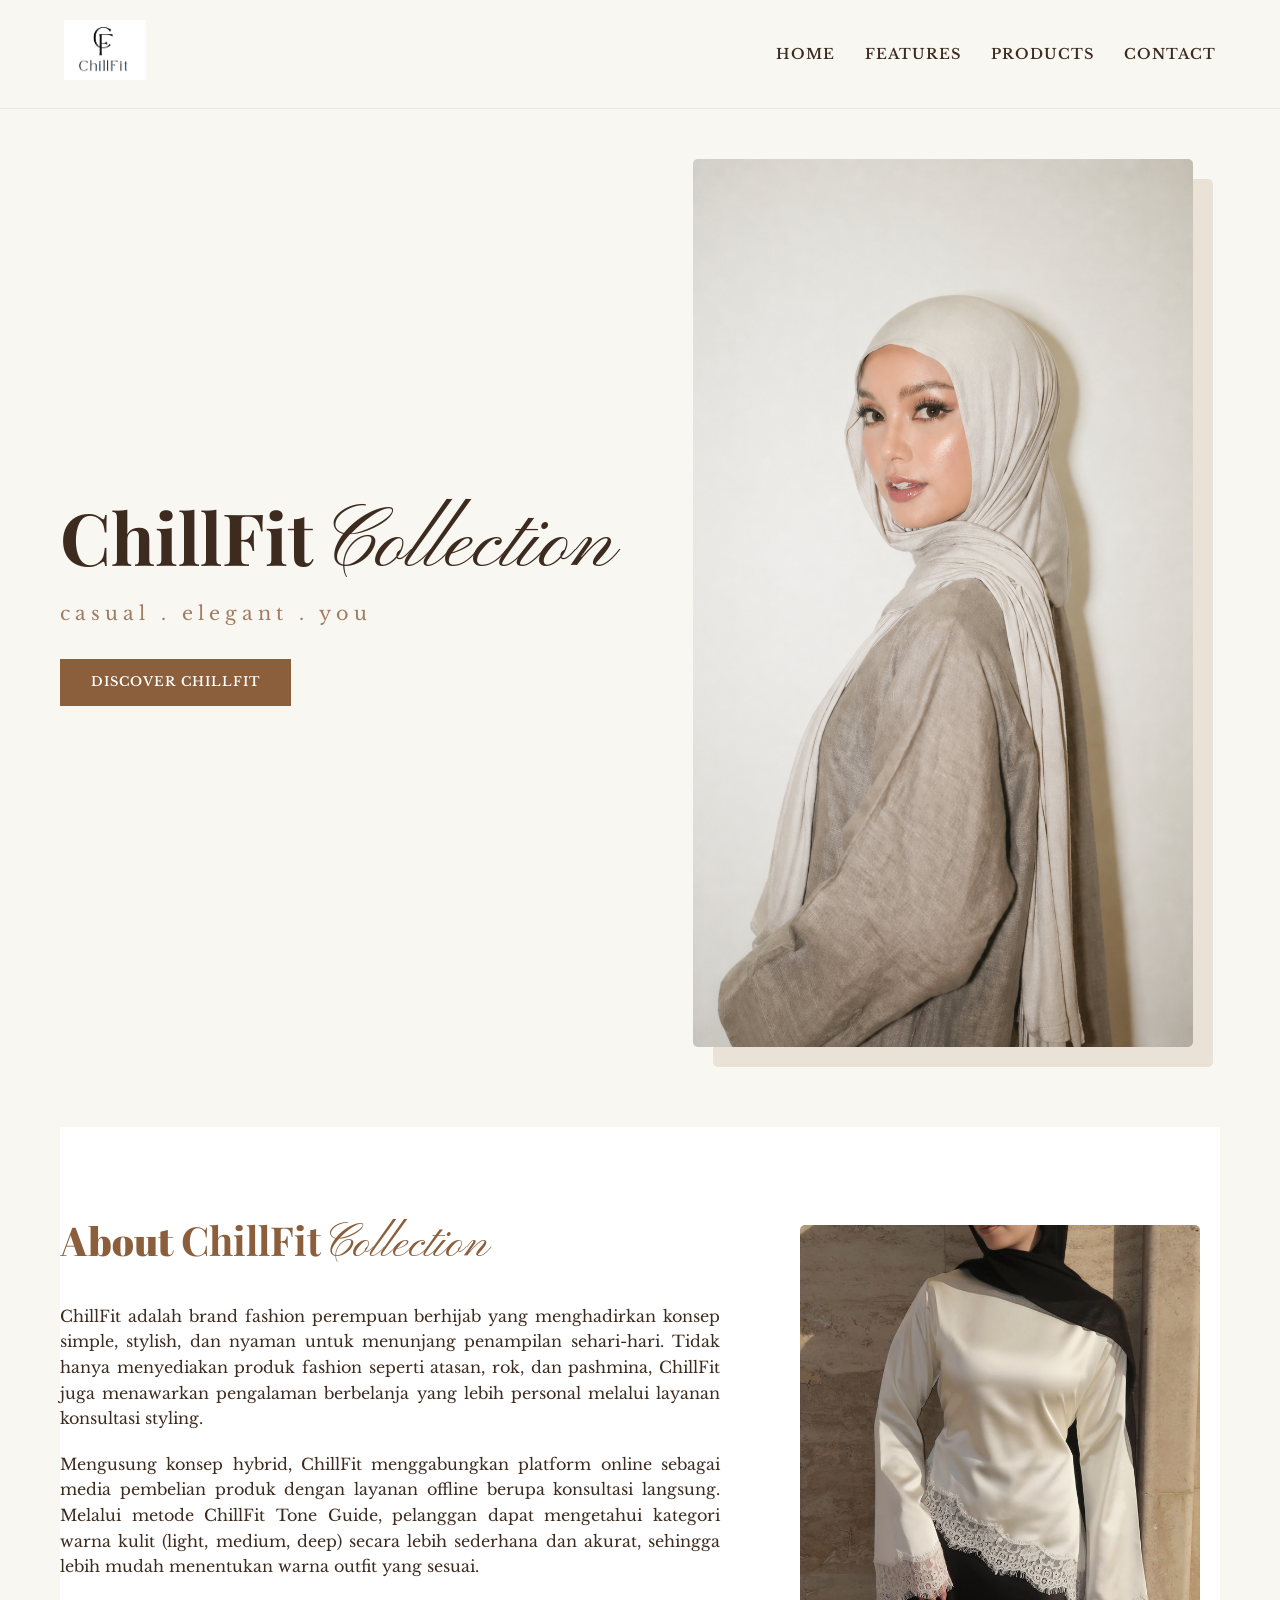
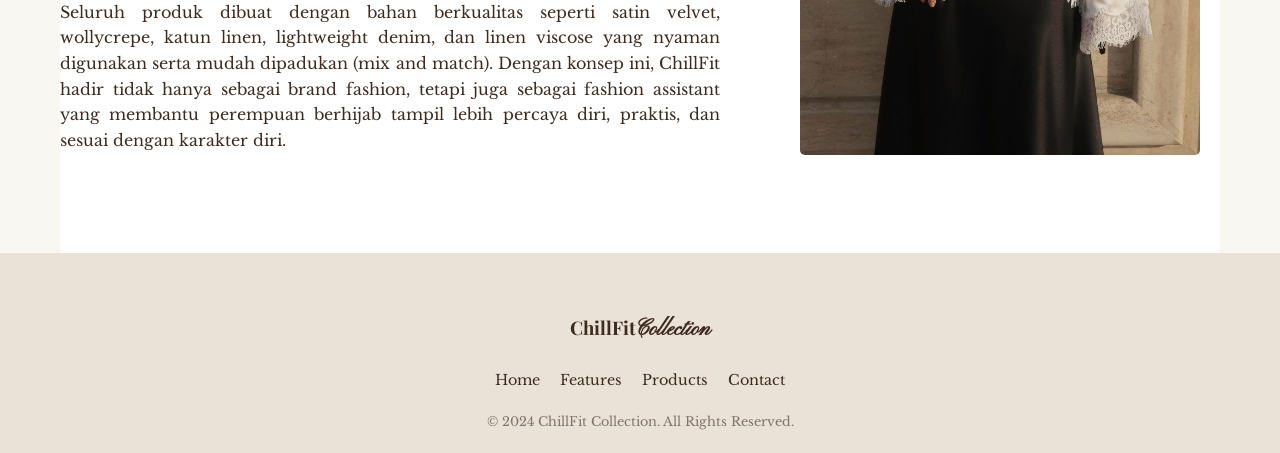
<file: index.html>
<!DOCTYPE html>
<html lang="en">
<head>
    <meta charset="UTF-8">
    <meta name="viewport" content="width=device-width, initial-scale=1.0">
    <title>ChillFit Collection | Casual Elegant Fashion</title>
    <meta name="description" content="ChillFit Collection - Simple, stylish, and comfortable fashion for women with a personal styling touch.">
    <link rel="stylesheet" href="style.css">
    <style>
        .hero {
            display: flex;
            align-items: center;
            justify-content: space-between;
            min-height: 90vh;
            gap: 50px;
            padding-top: 50px;
        }
        .hero-image {
            flex: 1;
            display: flex;
            justify-content: center;
            animation: fadeInLeft 1s ease-out;
        }
        .hero-image img {
            width: 100%;
            max-width: 500px;
            object-fit: cover;
            border-radius: 5px;
            box-shadow: 20px 20px 0px var(--beige);
        }
        .hero-content {
            flex: 1;
            animation: fadeInRight 1s ease-out;
        }
        .brand-title {
            font-size: 4.5rem;
            line-height: 1;
            margin-bottom: 10px;
        }
        .tagline {
            font-size: 1.2rem;
            letter-spacing: 5px;
            text-transform: lowercase;
            margin-bottom: 30px;
            opacity: 0.8;
            color: var(--accent-brown);
        }
        
        .about {
            display: flex;
            align-items: center;
            gap: 60px;
            background-color: var(--white);
        }
        .about-content {
            flex: 1.5;
        }
        .about-image {
            flex: 1;
            display: flex;
            justify-content: center;
        }
        .about-image img {
            width: 100%;
            max-width: 400px;
            border-radius: 5px;
        }
        .about h2 {
            font-size: 2.5rem;
            margin-bottom: 20px;
            color: var(--accent-brown);
        }
        .about p {
            font-size: 1rem;
            text-align: justify;
            margin-bottom: 20px;
        }

        @keyframes fadeInLeft {
            from { opacity: 0; transform: translateX(-50px); }
            to { opacity: 1; transform: translateX(0); }
        }
        @keyframes fadeInRight {
            from { opacity: 0; transform: translateX(50px); }
            to { opacity: 1; transform: translateX(0); }
        }

        @media (max-width: 992px) {
            .hero, .about {
                flex-direction: column;
                text-align: center;
            }
            .hero-image img {
                box-shadow: none;
            }
            .brand-title {
                font-size: 3rem;
            }
            .about p {
                text-align: center;
            }
        }
    </style>
</head>
<body>

    <nav>
        <div class="logo">
            <a href="index.html"><img src="image/logo.2png.jpeg" alt="ChillFit Logo"></a>
        </div>
        <ul class="nav-links">
            <li><a href="index.html">Home</a></li>
            <li><a href="features.html">Features</a></li>
            <li><a href="products.html">Products</a></li>
            <li><a href="contact.html">Contact</a></li>
        </ul>
    </nav>

    <div class="container">
        <!-- Hero Section (Reverted to original) -->
        <section class="hero">
            <div class="hero-content">
                <h1 class="brand-title">
                    <span class="brand-name">ChillFit</span> 
                    <span class="brand-collection">Collection</span>
                </h1>
                <p class="tagline">casual . elegant . you</p>
                <a href="products.html" class="btn">Discover ChillFit</a>
            </div>
            <div class="hero-image">
                <img src="image/model.png.png" alt="ChillFit Collection Hero">
            </div>
        </section>

        <!-- About Section (Restored spacing) -->
        <section class="about fade-in" id="about">
            <div class="about-content">
                <h2>About <span class="brand-name">ChillFit</span> <span class="brand-collection">Collection</span></h2>
                <p>
                    ChillFit adalah brand fashion perempuan berhijab yang menghadirkan konsep simple, stylish, dan nyaman untuk menunjang penampilan sehari-hari. Tidak hanya menyediakan produk fashion seperti atasan, rok, dan pashmina, ChillFit juga menawarkan pengalaman berbelanja yang lebih personal melalui layanan konsultasi styling.
                </p>
                <p>
                    Mengusung konsep hybrid, ChillFit menggabungkan platform online sebagai media pembelian produk dengan layanan offline berupa konsultasi langsung. Melalui metode ChillFit Tone Guide, pelanggan dapat mengetahui kategori warna kulit (light, medium, deep) secara lebih sederhana dan akurat, sehingga lebih mudah menentukan warna outfit yang sesuai.
                </p>
                <p>
                    Seluruh produk dibuat dengan bahan berkualitas seperti satin velvet, wollycrepe, katun linen, lightweight denim, dan linen viscose yang nyaman digunakan serta mudah dipadukan (mix and match). Dengan konsep ini, ChillFit hadir tidak hanya sebagai brand fashion, tetapi juga sebagai fashion assistant yang membantu perempuan berhijab tampil lebih percaya diri, praktis, dan sesuai dengan karakter diri.
                </p>
            </div>
            <div class="about-image">
                <img src="image/mnsia.png.jpg" alt="About ChillFit">
            </div>
        </section>
    </div>

    <footer>
        <div class="container">
            <div class="footer-logo">
                <h3 class="brand-name">ChillFit <span class="brand-collection">Collection</span></h3>
            </div>
            <div class="footer-links">
                <a href="index.html">Home</a>
                <a href="features.html">Features</a>
                <a href="products.html">Products</a>
                <a href="contact.html">Contact</a>
            </div>
            <p class="copyright">&copy; 2024 ChillFit Collection. All Rights Reserved.</p>
        </div>
    </footer>

    <script>
        // Intersection Observer for fade-in animations
        const observerOptions = {
            threshold: 0.1
        };

        const observer = new IntersectionObserver((entries) => {
            entries.forEach(entry => {
                if (entry.isIntersecting) {
                    entry.target.classList.add('visible');
                }
            });
        }, observerOptions);

        document.querySelectorAll('.fade-in').forEach(el => observer.observe(el));
    </script>
</body>
</html>
</file>
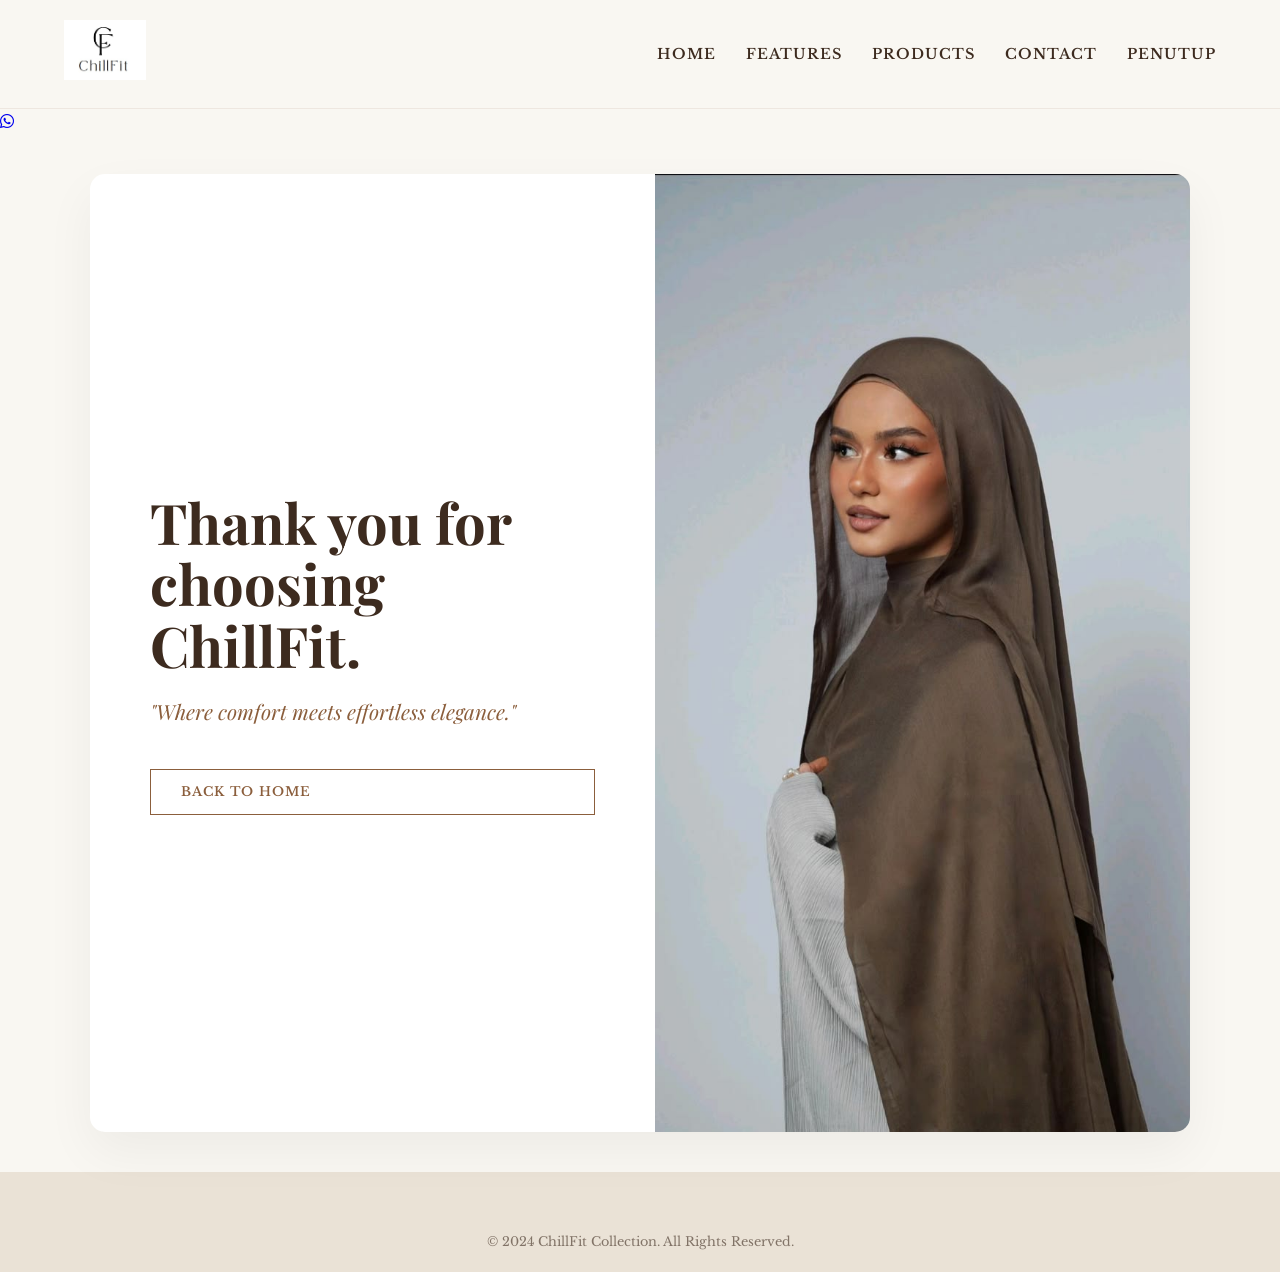
<file: closing.html>
<!DOCTYPE html>
<html lang="en">
<head>
    <meta charset="UTF-8">
    <meta name="viewport" content="width=device-width, initial-scale=1.0">
    <title>Thank You | ChillFit Collection</title>
    <link rel="stylesheet" href="style.css">
    <!-- Font Awesome for icons -->
    <link rel="stylesheet" href="https://cdnjs.cloudflare.com/ajax/libs/font-awesome/6.0.0/css/all.min.css">
    <style>
        .closing-page {
            min-height: 100vh;
            display: flex;
            align-items: center;
            justify-content: center;
            background-color: var(--primary-bg);
            padding: 40px;
        }
        
        .closing-card {
            display: flex;
            background: white;
            max-width: 1100px;
            width: 100%;
            border-radius: 15px;
            overflow: hidden;
            box-shadow: 0 20px 50px rgba(0,0,0,0.05);
            animation: fadeIn 1s ease-out;
        }
        
        .closing-image {
            flex: 1.2;
        }
        
        .closing-image img {
            width: 100%;
            height: 100%;
            object-fit: cover;
        }
        
        .closing-content {
            flex: 1;
            padding: 60px;
            display: flex;
            flex-direction: column;
            justify-content: center;
            text-align: left;
        }
        
        .closing-content h1 {
            font-size: 3.5rem;
            line-height: 1.1;
            margin-bottom: 20px;
            color: var(--dark-brown);
        }
        
        .closing-content p {
            font-family: var(--font-brand);
            font-style: italic;
            font-size: 1.3rem;
            color: var(--accent-brown);
            margin-bottom: 40px;
        }

        @keyframes fadeIn {
            from { opacity: 0; transform: translateY(30px); }
            to { opacity: 1; transform: translateY(0); }
        }

        @media (max-width: 992px) {
            .closing-card {
                flex-direction: column;
            }
            .closing-image {
                height: 300px;
            }
            .closing-content {
                padding: 40px;
                text-align: center;
            }
            .closing-content h1 {
                font-size: 2.5rem;
            }
        }
    </style>
</head>
<body>

    <nav>
        <div class="logo">
            <a href="index.html"><img src="image/logo.2png.jpeg" alt="ChillFit Logo"></a>
        </div>
        <ul class="nav-links">
            <li><a href="index.html">Home</a></li>
            <li><a href="features.html">Features</a></li>
            <li><a href="products.html">Products</a></li>
            <li><a href="contact.html">Contact</a></li>
            <li><a href="closing.html">Penutup</a></li>
        </ul>
    </nav>

    <!-- Floating WhatsApp Button -->
    <a href="https://wa.me/6282115940917" class="whatsapp-float" target="_blank">
        <i class="fab fa-whatsapp"></i>
    </a>

    <main class="closing-page">
        <div class="closing-card">
            <div class="closing-content">
                <h1 class="brand-name">Thank you for choosing ChillFit.</h1>
                <p>"Where comfort meets effortless elegance."</p>
                <a href="index.html" class="btn btn-outline">Back to Home</a>
            </div>
            <div class="closing-image">
                <img src="image/waw.png.jpg" alt="Thank You ChillFit">
            </div>
        </div>
    </main>

    <footer>
        <div class="container">
            <p class="copyright">&copy; 2024 ChillFit Collection. All Rights Reserved.</p>
        </div>
    </footer>

</body>
</html>
</file>
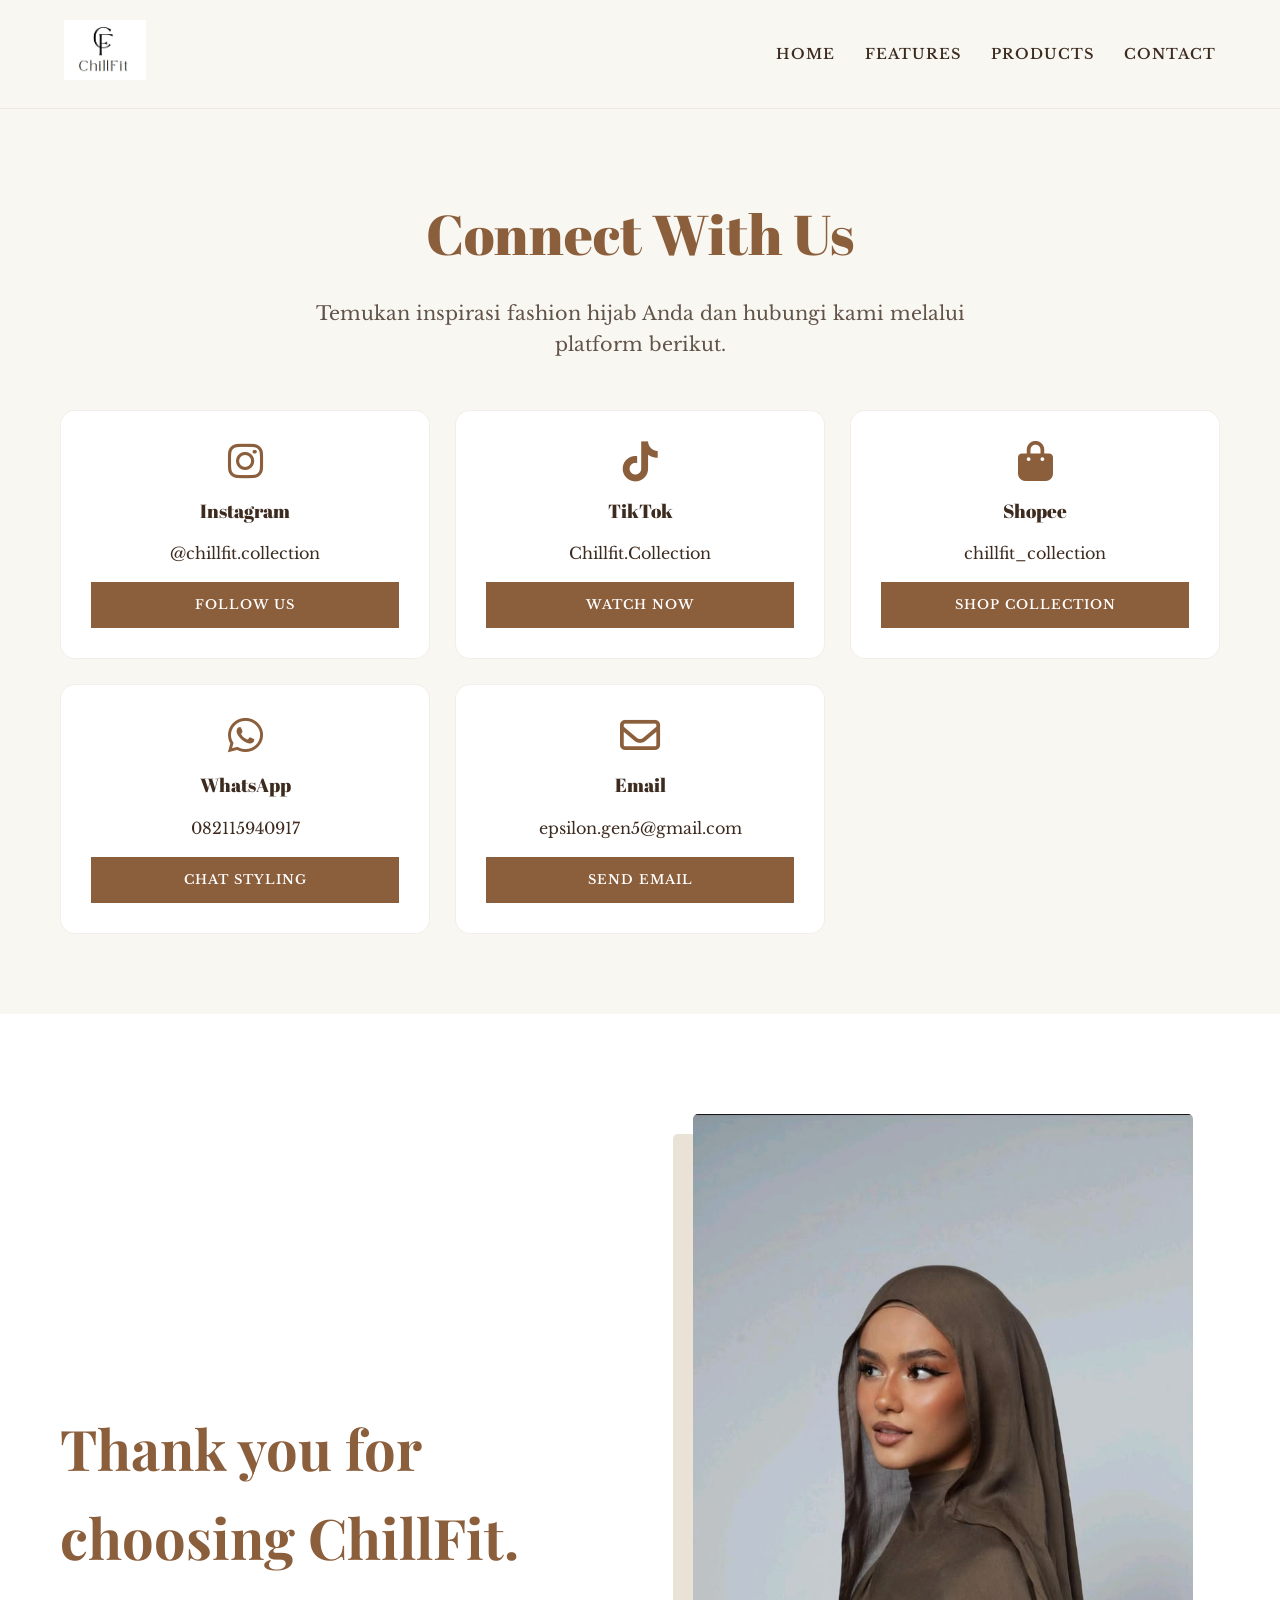
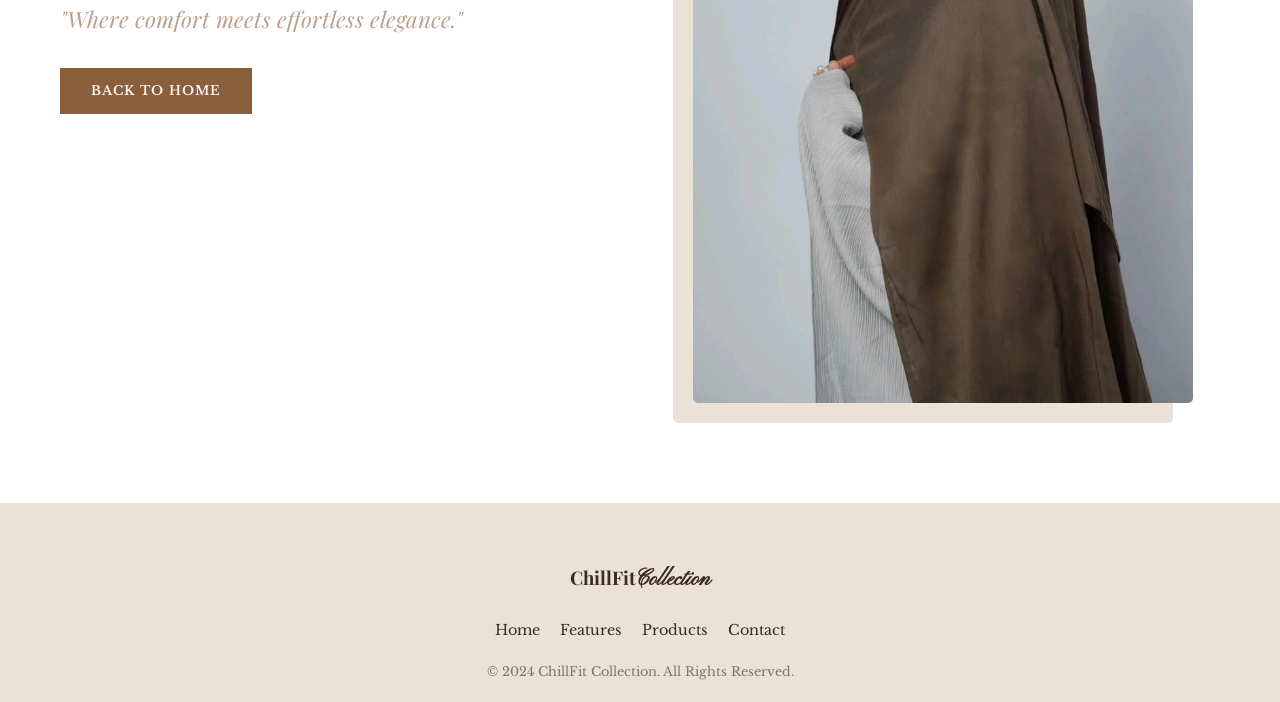
<file: contact.html>
<!DOCTYPE html>
<html lang="en">
<head>
    <meta charset="UTF-8">
    <meta name="viewport" content="width=device-width, initial-scale=1.0">
    <title>Contact Us | ChillFit Collection</title>
    <link rel="stylesheet" href="style.css">
    <!-- Font Awesome for icons -->
    <link rel="stylesheet" href="https://cdnjs.cloudflare.com/ajax/libs/font-awesome/6.0.0/css/all.min.css">
    <style>
        .contact-container {
            display: grid;
            grid-template-columns: 1fr 1fr;
            gap: 60px;
            align-items: start;
        }
        
        .contact-info h1 {
            font-size: 3rem;
            color: var(--accent-brown);
            margin-bottom: 20px;
        }
        
        .contact-info p {
            font-size: 1.1rem;
            margin-bottom: 40px;
            opacity: 0.8;
        }
        
        .social-links {
            display: flex;
            flex-direction: column;
            gap: 20px;
        }
        
        .social-item {
            display: flex;
            align-items: center;
            gap: 20px;
            text-decoration: none;
            color: var(--dark-brown);
            padding: 20px;
            background: var(--white);
            border: 1px solid rgba(139, 94, 60, 0.1);
            transition: all 0.3s ease;
        }
        
        .social-item:hover {
            border-color: var(--accent-brown);
            transform: translateX(10px);
            background: var(--beige);
        }
        
        .social-item i {
            font-size: 1.5rem;
            color: var(--accent-brown);
            width: 30px;
        }
        
        .social-text h4 {
            font-family: var(--font-subtitle);
            font-size: 1.1rem;
            margin-bottom: 2px;
        }
        
        .social-text span {
            font-size: 0.9rem;
            opacity: 0.6;
        }
        
        .contact-methods {
            margin-top: 50px;
            display: flex;
            flex-direction: column;
            gap: 15px;
        }
        
        .contact-method {
            display: flex;
            align-items: center;
            gap: 15px;
            font-size: 1rem;
        }
        
        .contact-method i {
            color: var(--accent-brown);
        }

        .contact-visual {
            display: flex;
            justify-content: center;
        }

        .contact-visual img {
            width: 100%;
            max-width: 500px;
            border-radius: 5px;
            box-shadow: -20px 20px 0px var(--beige);
        }

        @media (max-width: 992px) {
            .contact-container {
                grid-template-columns: 1fr;
            }
            .contact-visual {
                order: -1;
            }
        }
    </style>
</head>
<body>

    <nav>
        <div class="logo">
            <a href="index.html"><img src="image/logo.2png.jpeg" alt="ChillFit Logo"></a>
        </div>
        <ul class="nav-links">
            <li><a href="index.html">Home</a></li>
            <li><a href="features.html">Features</a></li>
            <li><a href="products.html">Products</a></li>
            <li><a href="contact.html">Contact</a></li>
        </ul>
    </nav>

    <div class="container">
        <section class="contact" style="text-align: center;">
            <div class="contact-header fade-in">
                <h1 style="font-size: 3.5rem; color: var(--accent-brown); margin-bottom: 20px;">Connect With Us</h1>
                <p style="font-size: 1.2rem; max-width: 700px; margin: 0 auto 40px; opacity: 0.8;">
                    Temukan inspirasi fashion hijab Anda dan hubungi kami melalui platform berikut.
                </p>
            </div>

            <div class="contact-cards-container fade-in">
                <!-- Instagram -->
                <div class="contact-card">
                    <i class="fab fa-instagram"></i>
                    <h3>Instagram</h3>
                    <p>@chillfit.collection</p>
                    <a href="https://instagram.com/chillfit.collection" target="_blank" class="btn btn-contact">Follow Us</a>
                </div>

                <!-- TikTok -->
                <div class="contact-card">
                    <i class="fab fa-tiktok"></i>
                    <h3>TikTok</h3>
                    <p>Chillfit.Collection</p>
                    <a href="https://tiktok.com/@chillfit.collection" target="_blank" class="btn btn-contact">Watch Now</a>
                </div>

                <!-- Shopee -->
                <div class="contact-card">
                    <i class="fas fa-shopping-bag"></i>
                    <h3>Shopee</h3>
                    <p>chillfit_collection</p>
                    <a href="https://shopee.co.id/chillfit_collection" target="_blank" class="btn btn-contact">Shop Collection</a>
                </div>

                <!-- WhatsApp -->
                <div class="contact-card">
                    <i class="fab fa-whatsapp"></i>
                    <h3>WhatsApp</h3>
                    <p>082115940917</p>
                    <a href="https://wa.me/6282115940917" target="_blank" class="btn btn-contact">Chat Styling</a>
                </div>

                <!-- Email -->
                <div class="contact-card">
                    <i class="far fa-envelope"></i>
                    <h3>Email</h3>
                    <p>epsilon.gen5@gmail.com</p>
                    <a href="mailto:epsilon.gen5@gmail.com" class="btn btn-contact">Send Email</a>
                </div>
            </div>
        </section>
    </div>

    <!-- Merged Closing Section (Split Layout exactly like Home Hero) -->
    <section class="hero fade-in" style="background-color: var(--white); padding: 100px 0;">
        <div class="container" style="display: flex; align-items: center; justify-content: space-between; gap: 50px;">
            <div class="hero-content" style="flex: 1; text-align: left;">
                <h2 class="brand-name" style="font-size: 3.5rem; color: var(--accent-brown); margin-bottom: 20px;">Thank you for choosing ChillFit.</h2>
                <p style="font-family: var(--font-brand); font-style: italic; font-size: 1.4rem; color: var(--soft-brown); margin-bottom: 30px;">"Where comfort meets effortless elegance."</p>
                <a href="index.html" class="btn">Back to Home</a>
            </div>
            <div class="hero-image" style="flex: 1; display: flex; justify-content: center;">
                <img src="image/waw.png.jpg" alt="Thank You ChillFit" style="width: 100%; max-width: 500px; border-radius: 5px; box-shadow: -20px 20px 0px var(--beige);">
            </div>
        </div>
    </section>

    <footer>
        <div class="container">
            <div class="footer-logo">
                <h3 class="brand-name">ChillFit <span class="brand-collection">Collection</span></h3>
            </div>
            <div class="footer-links">
                <a href="index.html">Home</a>
                <a href="features.html">Features</a>
                <a href="products.html">Products</a>
                <a href="contact.html">Contact</a>
            </div>
            <p class="copyright">&copy; 2024 ChillFit Collection. All Rights Reserved.</p>
        </div>
    </footer>

    <script>
        const observer = new IntersectionObserver((entries) => {
            entries.forEach(entry => {
                if (entry.isIntersecting) entry.target.classList.add('visible');
            });
        }, { threshold: 0.1 });

        document.querySelectorAll('.fade-in').forEach(el => observer.observe(el));
    </script>
</body>
</html>
</file>
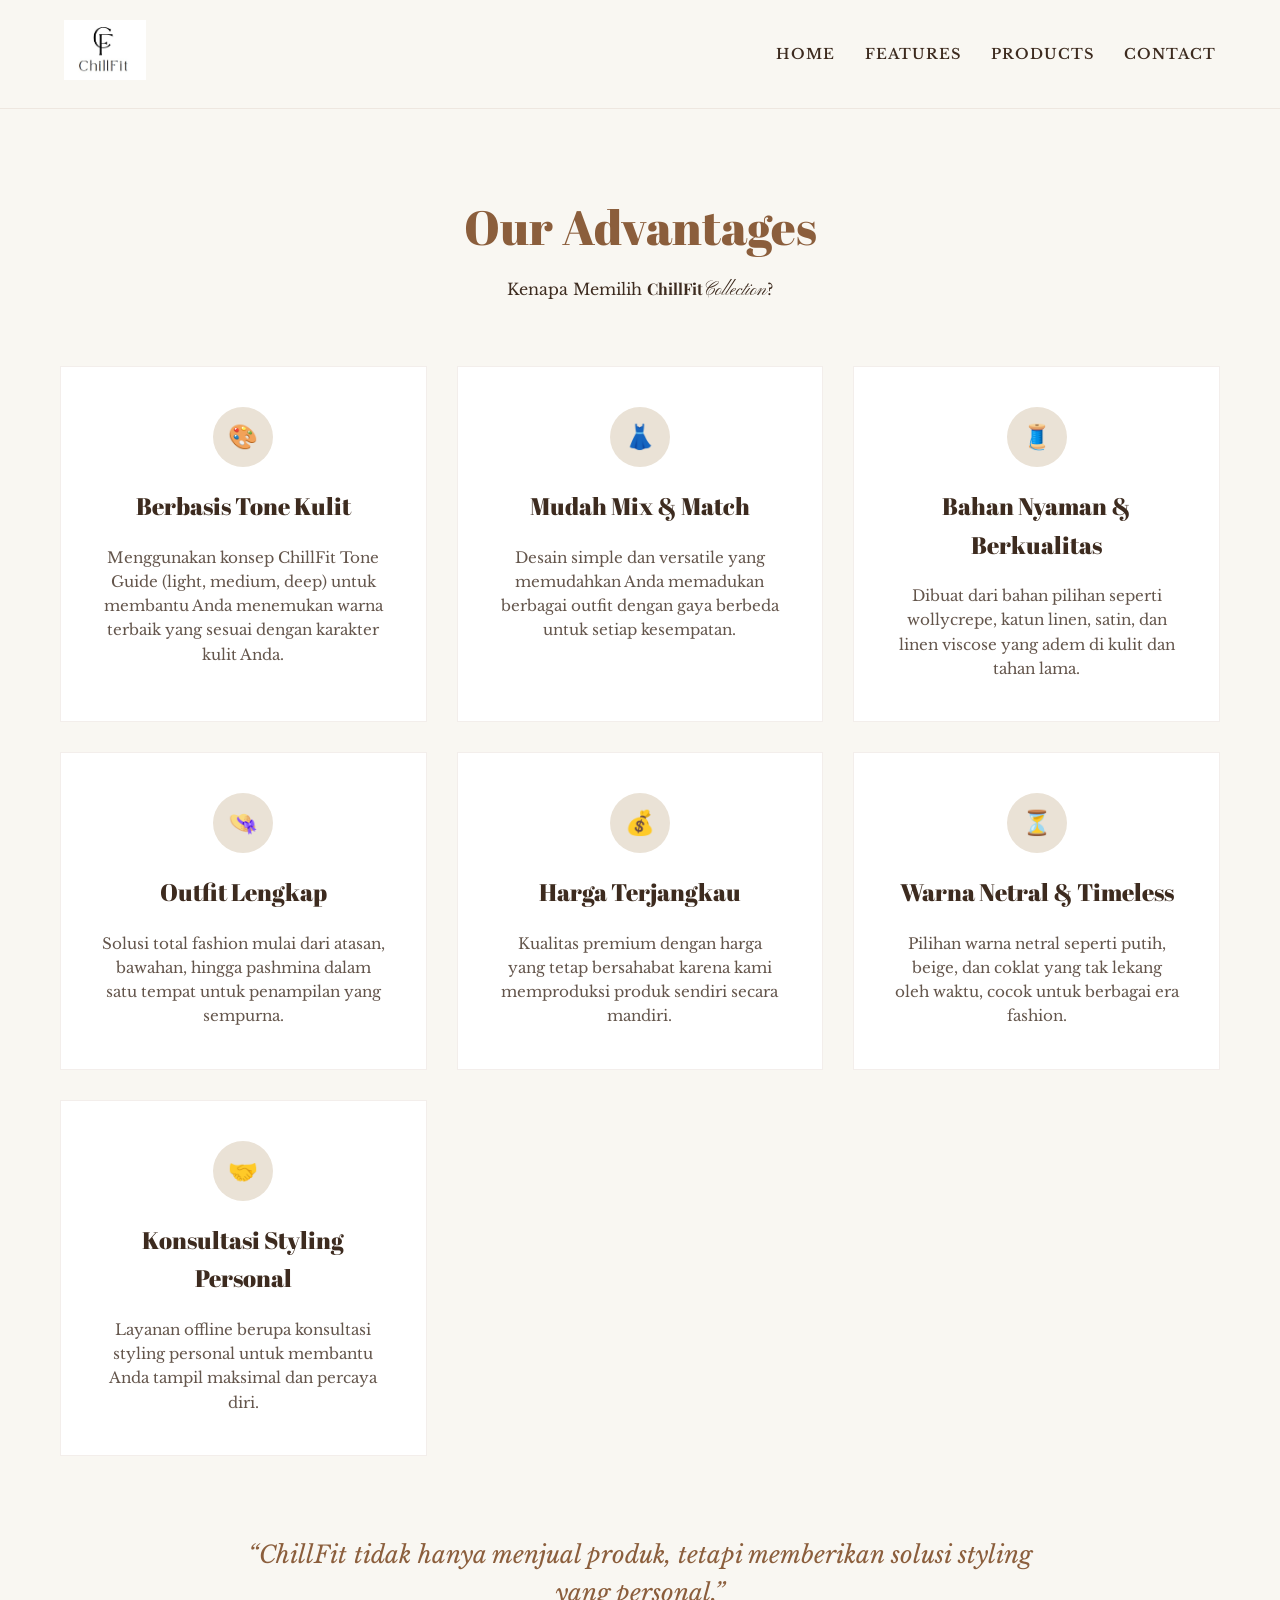
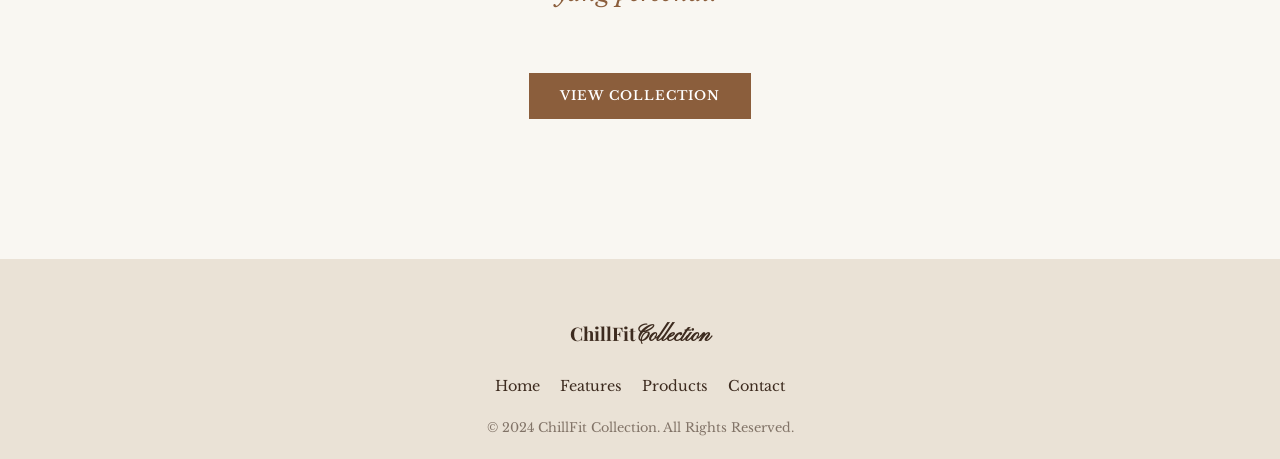
<file: features.html>
<!DOCTYPE html>
<html lang="en">
<head>
    <meta charset="UTF-8">
    <meta name="viewport" content="width=device-width, initial-scale=1.0">
    <title>Features | ChillFit Collection</title>
    <link rel="stylesheet" href="style.css">
    <style>
        .features-header {
            text-align: center;
            margin-bottom: 60px;
        }
        .features-header h1 {
            font-size: 3rem;
            color: var(--accent-brown);
            margin-bottom: 10px;
        }
        
        .features-grid {
            display: grid;
            grid-template-columns: repeat(auto-fit, minmax(300px, 1fr));
            gap: 30px;
            margin-bottom: 60px;
        }
        
        .feature-card {
            background: var(--white);
            padding: 40px;
            text-align: center;
            border: 1px solid rgba(139, 94, 60, 0.1);
            transition: all 0.3s ease;
            display: flex;
            flex-direction: column;
            align-items: center;
            gap: 20px;
        }
        
        .feature-card:hover {
            transform: translateY(-10px);
            box-shadow: 0 15px 30px rgba(139, 94, 60, 0.05);
            border-color: var(--accent-brown);
        }
        
        .feature-icon {
            width: 60px;
            height: 60px;
            background-color: var(--beige);
            border-radius: 50%;
            display: flex;
            align-items: center;
            justify-content: center;
            color: var(--accent-brown);
            font-size: 1.5rem;
        }
        
        .feature-card h3 {
            font-size: 1.5rem;
            color: var(--dark-brown);
        }
        
        .feature-card p {
            font-size: 0.95rem;
            opacity: 0.8;
        }
        
        .features-visual {
            margin-top: 80px;
            text-align: center;
            position: relative;
        }
        
        .features-visual img {
            width: 100%;
            max-width: 1000px;
            border-radius: 10px;
            box-shadow: 0 20px 40px rgba(0,0,0,0.1);
        }
        
        .closing-text {
            margin-top: 50px;
            font-size: 1.5rem;
            font-style: italic;
            color: var(--accent-brown);
            max-width: 800px;
            margin-left: auto;
            margin-right: auto;
        }

        .cta-section {
            text-align: center;
            padding: 60px 0;
        }

        @media (max-width: 768px) {
            .features-grid {
                grid-template-columns: 1fr;
            }
        }
    </style>
</head>
<body>

    <nav>
        <div class="logo">
            <a href="index.html"><img src="image/logo.2png.jpeg" alt="ChillFit Logo"></a>
        </div>
        <ul class="nav-links">
            <li><a href="index.html">Home</a></li>
            <li><a href="features.html">Features</a></li>
            <li><a href="products.html">Products</a></li>
            <li><a href="contact.html">Contact</a></li>
        </ul>
    </nav>

    <div class="container">
        <section class="features">
            <div class="features-header fade-in">
                <h1>Our Advantages</h1>
                <p>Kenapa Memilih <span class="brand-name">ChillFit</span> <span class="brand-collection">Collection</span>?</p>
            </div>

            <div class="features-grid">
                <!-- 1 -->
                <div class="feature-card fade-in">
                    <div class="feature-icon">🎨</div>
                    <h3>Berbasis Tone Kulit</h3>
                    <p>Menggunakan konsep ChillFit Tone Guide (light, medium, deep) untuk membantu Anda menemukan warna terbaik yang sesuai dengan karakter kulit Anda.</p>
                </div>
                <!-- 2 -->
                <div class="feature-card fade-in">
                    <div class="feature-icon">👗</div>
                    <h3>Mudah Mix & Match</h3>
                    <p>Desain simple dan versatile yang memudahkan Anda memadukan berbagai outfit dengan gaya berbeda untuk setiap kesempatan.</p>
                </div>
                <!-- 3 -->
                <div class="feature-card fade-in">
                    <div class="feature-icon">🧵</div>
                    <h3>Bahan Nyaman & Berkualitas</h3>
                    <p>Dibuat dari bahan pilihan seperti wollycrepe, katun linen, satin, dan linen viscose yang adem di kulit dan tahan lama.</p>
                </div>
                <!-- 4 -->
                <div class="feature-card fade-in">
                    <div class="feature-icon">👒</div>
                    <h3>Outfit Lengkap</h3>
                    <p>Solusi total fashion mulai dari atasan, bawahan, hingga pashmina dalam satu tempat untuk penampilan yang sempurna.</p>
                </div>
                <!-- 5 -->
                <div class="feature-card fade-in">
                    <div class="feature-icon">💰</div>
                    <h3>Harga Terjangkau</h3>
                    <p>Kualitas premium dengan harga yang tetap bersahabat karena kami memproduksi produk sendiri secara mandiri.</p>
                </div>
                <!-- 6 -->
                <div class="feature-card fade-in">
                    <div class="feature-icon">⏳</div>
                    <h3>Warna Netral & Timeless</h3>
                    <p>Pilihan warna netral seperti putih, beige, dan coklat yang tak lekang oleh waktu, cocok untuk berbagai era fashion.</p>
                </div>
                <!-- 7 -->
                <div class="feature-card fade-in">
                    <div class="feature-icon">🤝</div>
                    <h3>Konsultasi Styling Personal</h3>
                    <p>Layanan offline berupa konsultasi styling personal untuk membantu Anda tampil maksimal dan percaya diri.</p>
                </div>
            </div>

            <div class="features-visual fade-in">
                <p class="closing-text">“ChillFit tidak hanya menjual produk, tetapi memberikan solusi styling yang personal.”</p>
            </div>

            <div class="cta-section fade-in">
                <a href="products.html" class="btn">View Collection</a>
            </div>
        </section>
    </div>

    <footer>
        <div class="container">
            <div class="footer-logo">
                <h3 class="brand-name">ChillFit <span class="brand-collection">Collection</span></h3>
            </div>
            <div class="footer-links">
                <a href="index.html">Home</a>
                <a href="features.html">Features</a>
                <a href="products.html">Products</a>
                <a href="contact.html">Contact</a>
            </div>
            <p class="copyright">&copy; 2024 ChillFit Collection. All Rights Reserved.</p>
        </div>
    </footer>

    <script>
        const observer = new IntersectionObserver((entries) => {
            entries.forEach(entry => {
                if (entry.isIntersecting) entry.target.classList.add('visible');
            });
        }, { threshold: 0.1 });

        document.querySelectorAll('.fade-in').forEach(el => observer.observe(el));
    </script>
</body>
</html>
</file>
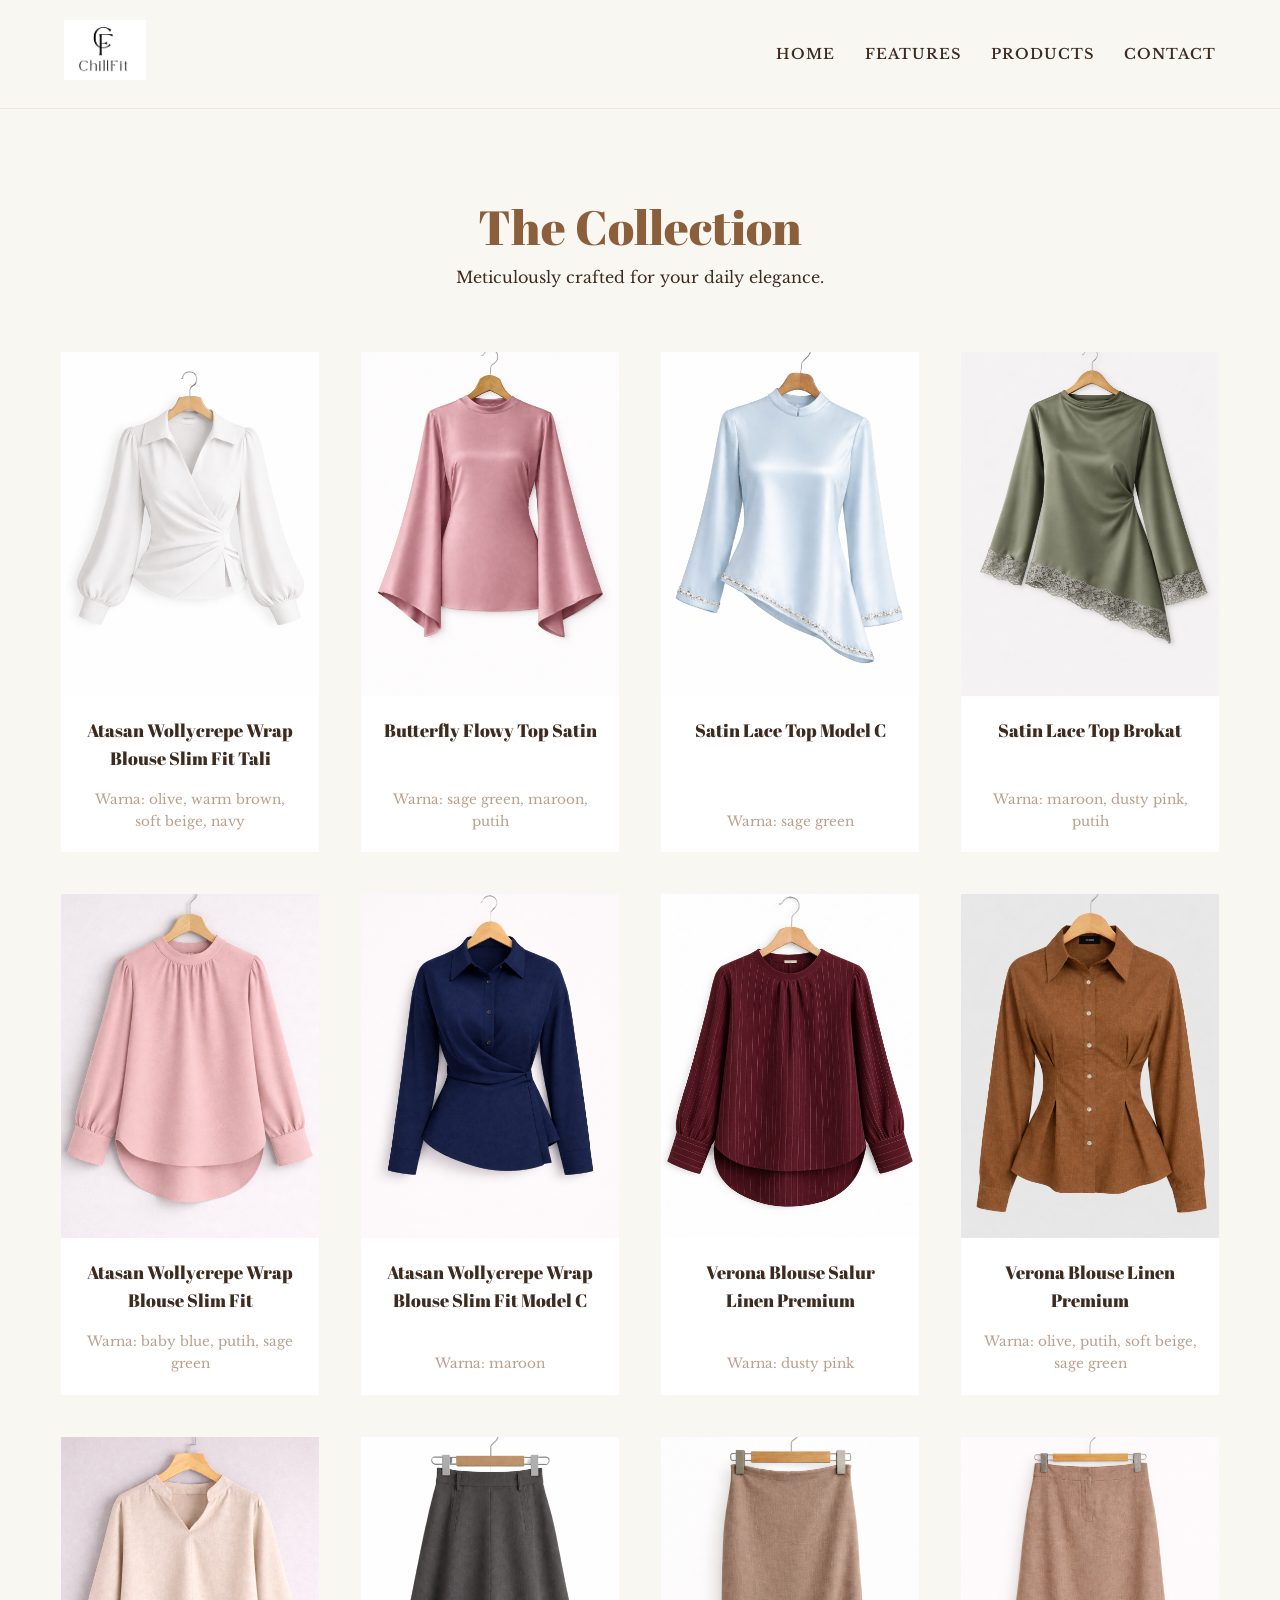
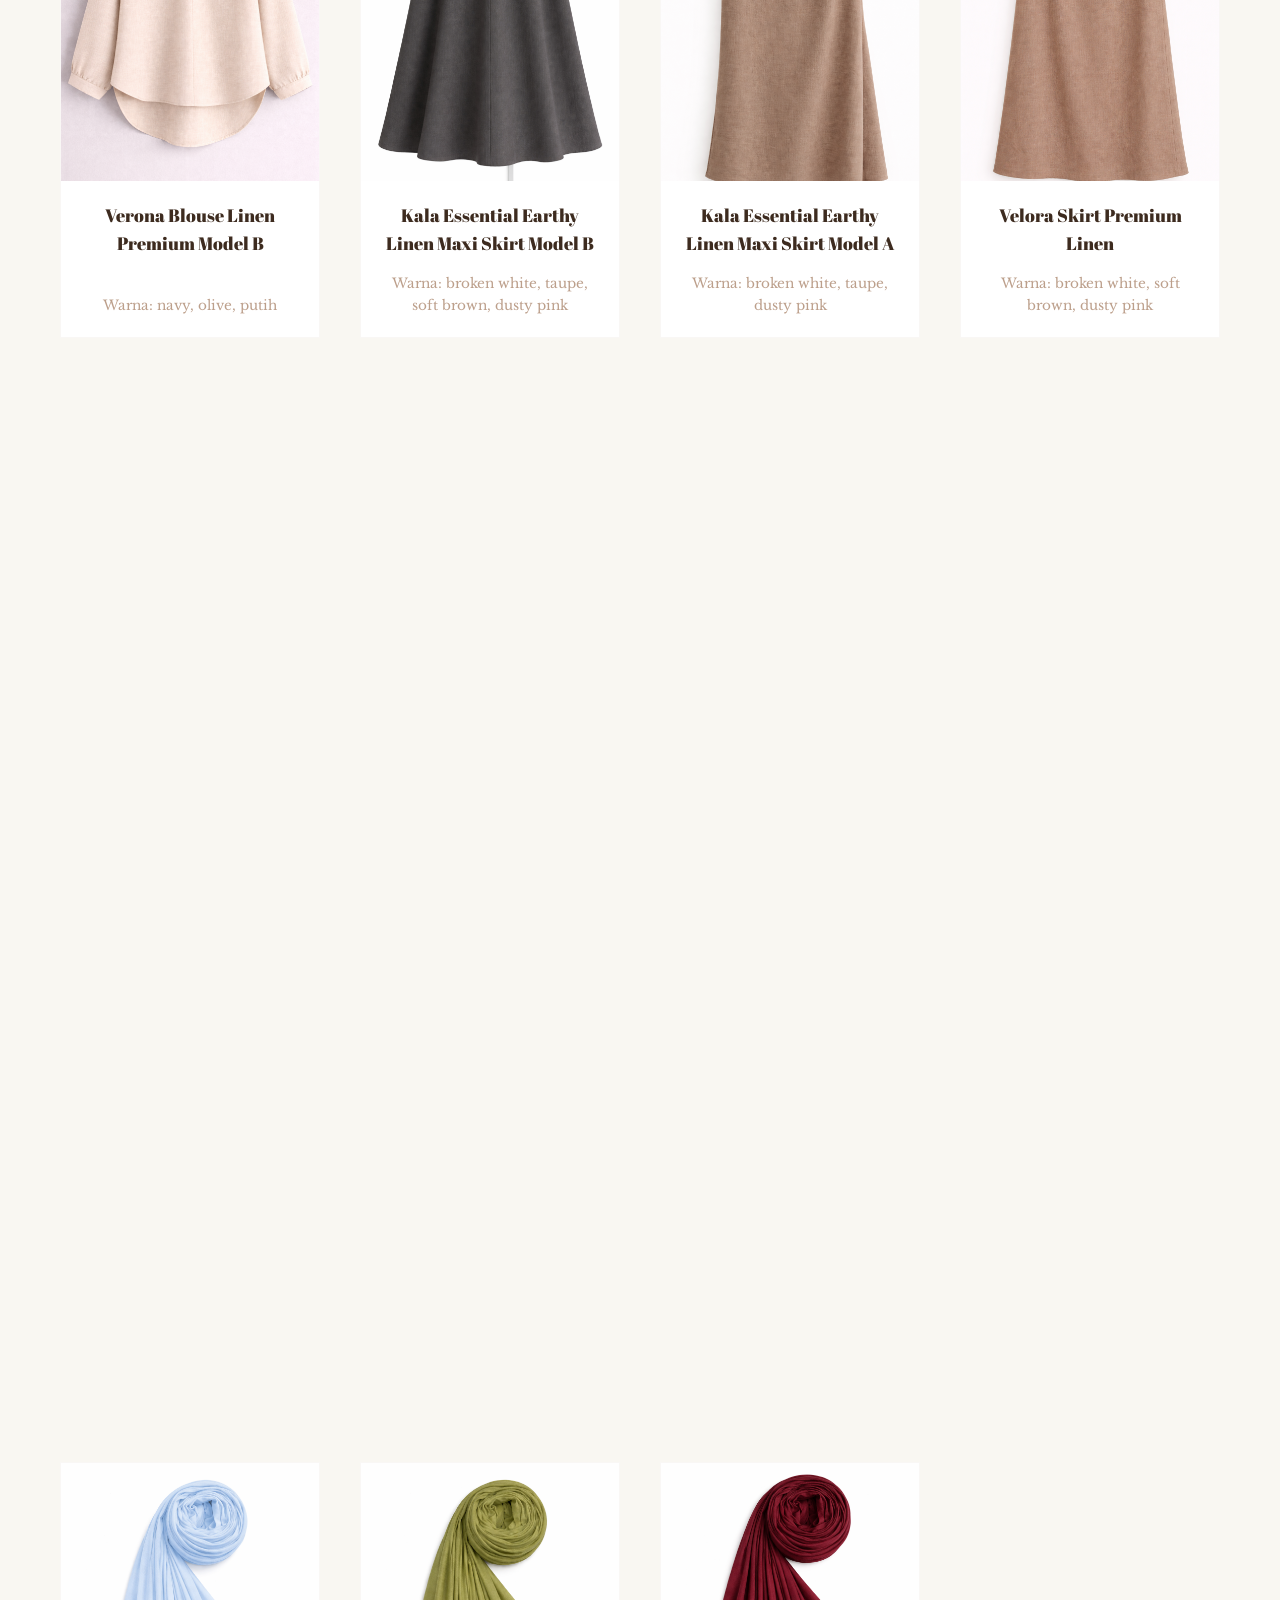
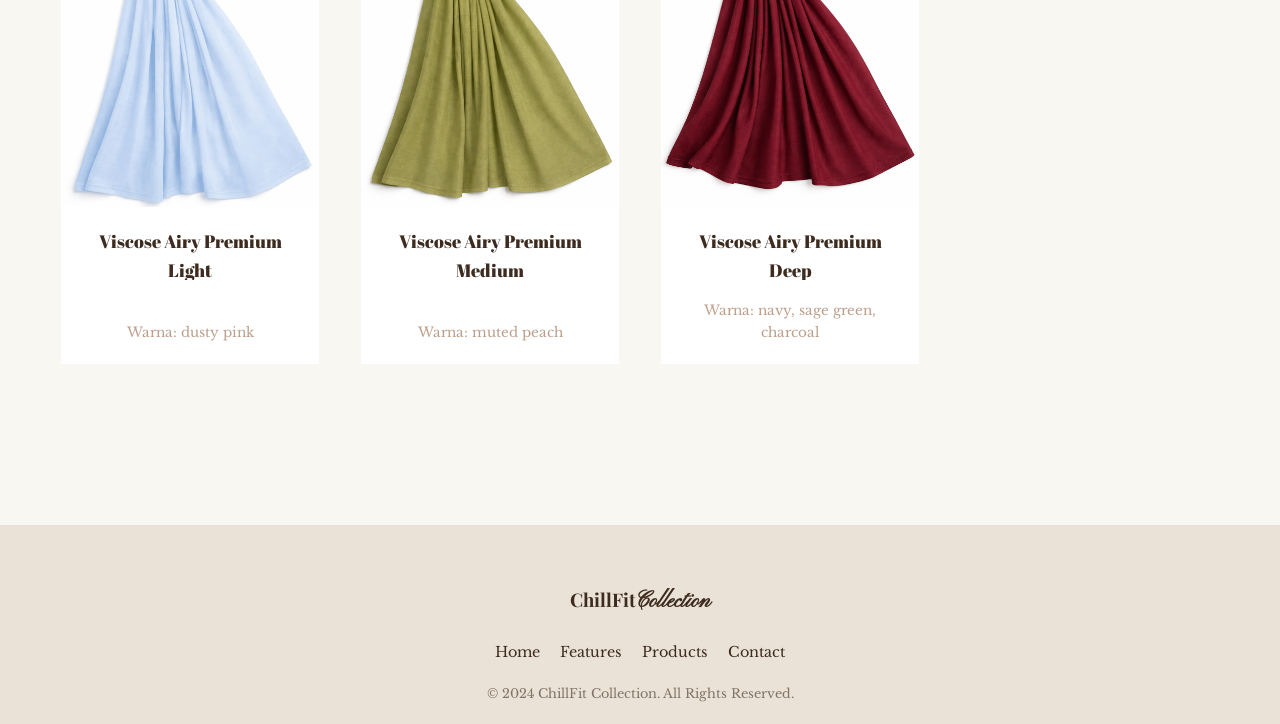
<file: products.html>
<!DOCTYPE html>
<html lang="en">
<head>
    <meta charset="UTF-8">
    <meta name="viewport" content="width=device-width, initial-scale=1.0">
    <title>Our Collection | ChillFit Collection</title>
    <link rel="stylesheet" href="style.css">
    <style>
        .products-header {
            text-align: center;
            margin-bottom: 60px;
        }
        .products-header h1 {
            font-size: 3rem;
            color: var(--accent-brown);
        }
        
        .product-grid {
            display: grid;
            grid-template-columns: repeat(auto-fill, minmax(250px, 1fr));
            gap: 40px;
            margin-bottom: 80px;
        }
        
        .product-card {
            background: var(--white);
            border: 1px solid rgba(139, 94, 60, 0.05);
            transition: all 0.4s ease;
            position: relative;
            overflow: hidden;
            display: flex;
            flex-direction: column;
        }
        
        .product-card:hover {
            transform: translateY(-5px);
            box-shadow: 0 10px 25px rgba(139, 94, 60, 0.1);
        }
        
        .product-image {
            width: 100%;
            aspect-ratio: 3/4;
            overflow: hidden;
            background-color: #F0F0F0;
        }
        
        .product-image img {
            width: 100%;
            height: 100%;
            object-fit: cover;
            transition: transform 0.6s ease;
        }
        
        .product-card:hover .product-image img {
            transform: scale(1.05);
        }
        
        .product-info {
            padding: 20px;
            text-align: center;
            flex-grow: 1;
            display: flex;
            flex-direction: column;
            justify-content: space-between;
        }
        
        .product-name {
            font-family: var(--font-subtitle);
            font-size: 1.1rem;
            color: var(--dark-brown);
            margin-bottom: 15px;
            height: 3em;
            overflow: hidden;
            display: -webkit-box;
            -webkit-line-clamp: 2;
            -webkit-box-orient: vertical;
            text-transform: capitalize;
        }
        
        .color-swatches {
            display: flex;
            justify-content: center;
            gap: 8px;
            flex-wrap: wrap;
        }
        
        .swatch {
            width: 18px;
            height: 18px;
            border-radius: 50%;
            border: 1px solid rgba(0,0,0,0.1);
            cursor: pointer;
            transition: transform 0.2s;
        }
        
        .swatch:hover {
            transform: scale(1.2);
        }

        /* Color Map */
        .bg-olive { background-color: #808000; }
        .bg-warm-brown { background-color: #964B00; }
        .bg-soft-beige { background-color: #E1C699; }
        .bg-navy { background-color: #000080; }
        .bg-sage-green { background-color: #B2AC88; }
        .bg-maroon { background-color: #800000; }
        .bg-putih { background-color: #FFFFFF; }
        .bg-dusty-pink { background-color: #DCAE96; }
        .bg-baby-blue { background-color: #89CFF0; }
        .bg-broken-white { background-color: #F8F8FF; }
        .bg-taupe { background-color: #483C32; }
        .bg-soft-brown { background-color: #D2B48C; }
        .bg-charcoal { background-color: #36454F; }
        .bg-mocha { background-color: #A38068; }
        .bg-milk-tea { background-color: #E5C3A6; }
        .bg-warm-grey { background-color: #808080; }
        .bg-muted-peach { background-color: #E2A76F; }

        @media (max-width: 480px) {
            .product-grid {
                grid-template-columns: 1fr;
            }
        }
    </style>
</head>
<body>

    <nav>
        <div class="logo">
            <a href="index.html"><img src="image/logo.2png.jpeg" alt="ChillFit Logo"></a>
        </div>
        <ul class="nav-links">
            <li><a href="index.html">Home</a></li>
            <li><a href="features.html">Features</a></li>
            <li><a href="products.html">Products</a></li>
            <li><a href="contact.html">Contact</a></li>
        </ul>
    </nav>

    <div class="container">
        <section class="products">
            <div class="products-header fade-in">
                <h1>The Collection</h1>
                <p>Meticulously crafted for your daily elegance.</p>
            </div>

            <div class="product-grid">
                <!-- 1 -->
                <div class="product-card fade-in">
                    <div class="product-image"><img src="image/putih.png.png" alt="Product"></div>
                    <div class="product-info">
                        <h3 class="product-name">atasan wollycrepe wrap blouse slim fit tali</h3>
                        <p class="product-colors">Warna: olive, warm brown, soft beige, navy</p>
                    </div>
                </div>
                <!-- 2 -->
                <div class="product-card fade-in">
                    <div class="product-image"><img src="image/pink.png.png" alt="Product"></div>
                    <div class="product-info">
                        <h3 class="product-name">butterfly flowy top satin</h3>
                        <p class="product-colors">Warna: sage green, maroon, putih</p>
                    </div>
                </div>
                <!-- 3 -->
                <div class="product-card fade-in">
                    <div class="product-image"><img src="image/bblue.png.png" alt="Product"></div>
                    <div class="product-info">
                        <h3 class="product-name">satin lace top model c</h3>
                        <p class="product-colors">Warna: sage green</p>
                    </div>
                </div>
                <!-- 4 -->
                <div class="product-card fade-in">
                    <div class="product-image"><img src="image/sage.png.png" alt="Product"></div>
                    <div class="product-info">
                        <h3 class="product-name">satin lace top brokat</h3>
                        <p class="product-colors">Warna: maroon, dusty pink, putih</p>
                    </div>
                </div>
                <!-- 5 -->
                <div class="product-card fade-in">
                    <div class="product-image"><img src="image/bpink.png.png" alt="Product"></div>
                    <div class="product-info">
                        <h3 class="product-name">atasan wollycrepe wrap blouse slim fit</h3>
                        <p class="product-colors">Warna: baby blue, putih, sage green</p>
                    </div>
                </div>
                <!-- 6 -->
                <div class="product-card fade-in">
                    <div class="product-image"><img src="image/biru.png.png" alt="Product"></div>
                    <div class="product-info">
                        <h3 class="product-name">atasan wollycrepe wrap blouse slim fit model c</h3>
                        <p class="product-colors">Warna: maroon</p>
                    </div>
                </div>
                <!-- 7 -->
                <div class="product-card fade-in">
                    <div class="product-image"><img src="image/marun.png.png" alt="Product"></div>
                    <div class="product-info">
                        <h3 class="product-name">verona blouse salur linen premium</h3>
                        <p class="product-colors">Warna: dusty pink</p>
                    </div>
                </div>
                <!-- 8 -->
                <div class="product-card fade-in">
                    <div class="product-image"><img src="image/coklat.png.png" alt="Product"></div>
                    <div class="product-info">
                        <h3 class="product-name">verona blouse linen premium</h3>
                        <p class="product-colors">Warna: olive, putih, soft beige, sage green</p>
                    </div>
                </div>
                <!-- 9 -->
                <div class="product-card fade-in">
                    <div class="product-image"><img src="image/cmuda.png.png" alt="Product"></div>
                    <div class="product-info">
                        <h3 class="product-name">verona blouse linen premium model b</h3>
                        <p class="product-colors">Warna: navy, olive, putih</p>
                    </div>
                </div>
                <!-- 10 -->
                <div class="product-card fade-in">
                    <div class="product-image"><img src="image/charcoal.png.png" alt="Product"></div>
                    <div class="product-info">
                        <h3 class="product-name">kala essential earthy linen maxi skirt model b</h3>
                        <p class="product-colors">Warna: broken white, taupe, soft brown, dusty pink</p>
                    </div>
                </div>
                <!-- 11 -->
                <div class="product-card fade-in">
                    <div class="product-image"><img src="image/cmudar.png.png" alt="Product"></div>
                    <div class="product-info">
                        <h3 class="product-name">kala essential earthy linen maxi skirt model a</h3>
                        <p class="product-colors">Warna: broken white, taupe, dusty pink</p>
                    </div>
                </div>
                <!-- 12 -->
                <div class="product-card fade-in">
                    <div class="product-image"><img src="image/coklatr.png.png" alt="Product"></div>
                    <div class="product-info">
                        <h3 class="product-name">velora skirt premium linen</h3>
                        <p class="product-colors">Warna: broken white, soft brown, dusty pink</p>
                    </div>
                </div>
                <!-- 13 -->
                <div class="product-card fade-in">
                    <div class="product-image"><img src="image/ctuar.png.png" alt="Product"></div>
                    <div class="product-info">
                        <h3 class="product-name">amora wollycrepe flare skirt</h3>
                        <p class="product-colors">Warna: charcoal, taupe, broken white</p>
                    </div>
                </div>
                <!-- 14 -->
                <div class="product-card fade-in">
                    <div class="product-image"><img src="image/pinkr.png.png" alt="Product"></div>
                    <div class="product-info">
                        <h3 class="product-name">daily essential wollycrepe skirt</h3>
                        <p class="product-colors">Warna: mocha, taupe, broken white</p>
                    </div>
                </div>
                <!-- 15 -->
                <div class="product-card fade-in">
                    <div class="product-image"><img src="image/moka.png.png" alt="Product"></div>
                    <div class="product-info">
                        <h3 class="product-name">kala essential earthy linen maxi skirt model b</h3>
                        <p class="product-colors">Warna: taupe, charcoal, broken white</p>
                    </div>
                </div>
                <!-- 16 -->
                <div class="product-card fade-in">
                    <div class="product-image"><img src="image/marunr.png.png" alt="Product"></div>
                    <div class="product-info">
                        <h3 class="product-name">valerie premium satin velvet mermaid elegance long skirt</h3>
                        <p class="product-colors">Warna: charcoal, mocha</p>
                    </div>
                </div>
                <!-- 17 -->
                <div class="product-card fade-in">
                    <div class="product-image"><img src="image/putihr.png.png" alt="Product"></div>
                    <div class="product-info">
                        <h3 class="product-name">rok satin velvet skirt long flowy premium</h3>
                        <p class="product-colors">Warna: mocha, dusty pink</p>
                    </div>
                </div>
                <!-- 18 -->
                <div class="product-card fade-in">
                    <div class="product-image"><img src="image/jeans.png.png" alt="Product"></div>
                    <div class="product-info">
                        <h3 class="product-name">the aria premium ocean breeze denim flare skirt</h3>
                    </div>
                </div>
                <!-- 19 -->
                <div class="product-card fade-in">
                    <div class="product-image"><img src="image/jmudar.png.png" alt="Product"></div>
                    <div class="product-info">
                        <h3 class="product-name">magnolia heavyweight denim skirt</h3>
                    </div>
                </div>
                <!-- 20 -->
                <div class="product-card fade-in">
                    <div class="product-image"><img src="image/putihk.png.png" alt="Product"></div>
                    <div class="product-info">
                        <h3 class="product-name">viscose airy premium universal</h3>
                        <p class="product-colors">Warna: soft beige, taupe, milk tea, warm grey</p>
                    </div>
                </div>
                <!-- 21 -->
                <div class="product-card fade-in">
                    <div class="product-image"><img src="image/biruk.png.png" alt="Product"></div>
                    <div class="product-info">
                        <h3 class="product-name">viscose airy premium light</h3>
                        <p class="product-colors">Warna: dusty pink</p>
                    </div>
                </div>
                <!-- 22 -->
                <div class="product-card fade-in">
                    <div class="product-image"><img src="image/sagek.png.png" alt="Product"></div>
                    <div class="product-info">
                        <h3 class="product-name">viscose airy premium medium</h3>
                        <p class="product-colors">Warna: muted peach</p>
                    </div>
                </div>
                <!-- 23 -->
                <div class="product-card fade-in">
                    <div class="product-image"><img src="image/marunk.png.png" alt="Product"></div>
                    <div class="product-info">
                        <h3 class="product-name">viscose airy premium deep</h3>
                        <p class="product-colors">Warna: navy, sage green, charcoal</p>
                    </div>
                </div>
            </div>
        </section>
    </div>

    <footer>
        <div class="container">
            <div class="footer-logo">
                <h3 class="brand-name">ChillFit <span class="brand-collection">Collection</span></h3>
            </div>
            <div class="footer-links">
                <a href="index.html">Home</a>
                <a href="features.html">Features</a>
                <a href="products.html">Products</a>
                <a href="contact.html">Contact</a>
            </div>
            <p class="copyright">&copy; 2024 ChillFit Collection. All Rights Reserved.</p>
        </div>
    </footer>

    <script>
        const observer = new IntersectionObserver((entries) => {
            entries.forEach(entry => {
                if (entry.isIntersecting) entry.target.classList.add('visible');
            });
        }, { threshold: 0.1 });

        document.querySelectorAll('.fade-in').forEach(el => observer.observe(el));
    </script>
</body>
</html>
</file>
<file: style.css>
@import url('https://fonts.googleapis.com/css2?family=Abril+Fatface&family=Libre+Baskerville:ital,wght@0,400;0,700;1,400&family=Playfair+Display:ital,wght@0,400..900;1,400..900&family=Pinyon+Script&display=swap');

:root {
    --primary-bg: #F9F7F2;
    --accent-brown: #8B5E3C;
    --soft-brown: #BC9F8B;
    --dark-brown: #3D2B1F;
    --beige: #EAE2D6;
    --white: #FFFFFF;
    
    --font-brand: 'Playfair Display', serif;
    --font-script: 'Pinyon Script', cursive;
    --font-subtitle: 'Abril Fatface', serif;
    --font-body: 'Libre Baskerville', serif;
}

* {
    margin: 0;
    padding: 0;
    box-sizing: border-box;
}

html {
    scroll-behavior: smooth;
}

body {
    background-color: var(--primary-bg);
    color: var(--dark-brown);
    font-family: var(--font-body);
    line-height: 1.6;
    overflow-x: hidden;
}

/* Typography Rules */
.brand-name {
    font-family: var(--font-brand);
    font-weight: 700;
}

.brand-collection {
    font-family: var(--font-script);
    font-size: 1.2em;
    margin-left: -5px;
}

h1, h2, h3 {
    font-family: var(--font-subtitle);
    font-weight: normal;
}

p {
    font-family: var(--font-body);
}

/* Layout Utilities */
.container {
    max-width: 1200px;
    margin: 0 auto;
    padding: 0 20px;
}

section {
    padding: 80px 0;
}

/* Animations */
.fade-in {
    opacity: 0;
    transform: translateY(20px);
    transition: opacity 0.8s ease-out, transform 0.8s ease-out;
}

.fade-in.visible {
    opacity: 1;
    transform: translateY(0);
}

/* Navbar */
nav {
    display: flex;
    justify-content: space-between;
    align-items: center;
    padding: 20px 5%;
    position: sticky;
    top: 0;
    background-color: rgba(249, 247, 242, 0.95);
    backdrop-filter: blur(5px);
    z-index: 1000;
    border-bottom: 1px solid rgba(139, 94, 60, 0.1);
}

.logo img {
    height: 60px; /* Increased for better visibility of logo2 */
    object-fit: contain;
}

.nav-links {
    display: flex;
    list-style: none;
    gap: 30px;
}

.nav-links a {
    text-decoration: none;
    color: var(--dark-brown);
    font-weight: 600;
    font-size: 0.9rem;
    text-transform: uppercase;
    letter-spacing: 1px;
    transition: color 0.3s;
}

.nav-links a:hover {
    color: var(--accent-brown);
}

/* Buttons */
.btn {
    display: inline-block;
    padding: 12px 30px;
    background-color: var(--accent-brown);
    color: var(--white);
    text-decoration: none;
    border-radius: 0;
    font-weight: 600;
    transition: all 0.3s ease;
    border: 1px solid var(--accent-brown);
    text-transform: uppercase;
    letter-spacing: 1px;
    font-size: 0.8rem;
}

.btn:hover {
    background-color: transparent;
    color: var(--accent-brown);
}

.btn-outline {
    background-color: transparent;
    color: var(--accent-brown);
}

.btn-outline:hover {
    background-color: var(--accent-brown);
    color: var(--white);
}

/* Footer */
footer {
    background-color: var(--beige);
    padding: 60px 0 20px;
    text-align: center;
}

.footer-logo {
    margin-bottom: 20px;
}

.footer-links {
    display: flex;
    justify-content: center;
    gap: 20px;
    margin-bottom: 20px;
}

.footer-links a {
    color: var(--dark-brown);
    text-decoration: none;
    font-size: 0.9rem;
}

.copyright {
    font-size: 0.8rem;
    opacity: 0.6;
}

/* WhatsApp Button removed as per request */

.product-colors {
    font-size: 0.85rem;
    color: var(--soft-brown);
    margin-top: 5px;
    font-family: var(--font-body);
}

/* Contact UI Improvements */
.contact-cards-container {
    display: grid;
    grid-template-columns: repeat(auto-fit, minmax(280px, 1fr));
    gap: 25px;
    margin-top: 50px;
}

.contact-card {
    background: white;
    padding: 30px;
    border-radius: 15px;
    text-align: center;
    border: 1px solid rgba(139, 94, 60, 0.1);
    transition: all 0.3s ease;
    display: flex;
    flex-direction: column;
    align-items: center;
    gap: 15px;
}

.contact-card:hover {
    transform: translateY(-10px);
    box-shadow: 0 15px 30px rgba(139, 94, 60, 0.05);
    border-color: var(--accent-brown);
}

.contact-card i {
    font-size: 2.5rem;
    color: var(--accent-brown);
}

.contact-card h3 {
    font-size: 1.2rem;
    color: var(--dark-brown);
}

.contact-card .btn-contact {
    margin-top: auto;
    width: 100%;
}
.feature-template-grid {
    display: grid;
    grid-template-columns: 1fr 1fr;
    gap: 20px;
    margin-top: 40px;
}

.feature-box {
    background: #FFF;
    border-radius: 15px;
    padding: 30px;
    display: flex;
    flex-direction: column;
    gap: 15px;
    border: 1px solid rgba(0,0,0,0.05);
}

.feature-box-header {
    display: flex;
    align-items: center;
    gap: 20px;
}

.feature-box-header i {
    font-size: 2.5rem;
    color: var(--accent-brown);
}

.feature-box-header h3 {
    font-size: 1.6rem;
    color: var(--dark-brown);
}

.feature-box p {
    font-size: 1rem;
    line-height: 1.5;
    color: #666;
}

.feature-visual-elements {
    display: flex;
    gap: 10px;
    margin-top: 10px;
}

.tone-circle {
    width: 40px;
    height: 40px;
    border-radius: 50%;
    border: 1px solid #ddd;
}

/* Responsive */
@media (max-width: 768px) {
    .nav-links {
        display: none;
    }
    .feature-template-grid {
        grid-template-columns: 1fr;
    }
    .whatsapp-float {
        width: 50px;
        height: 50px;
        bottom: 20px;
        right: 20px;
        font-size: 25px;
    }
}
</file>
